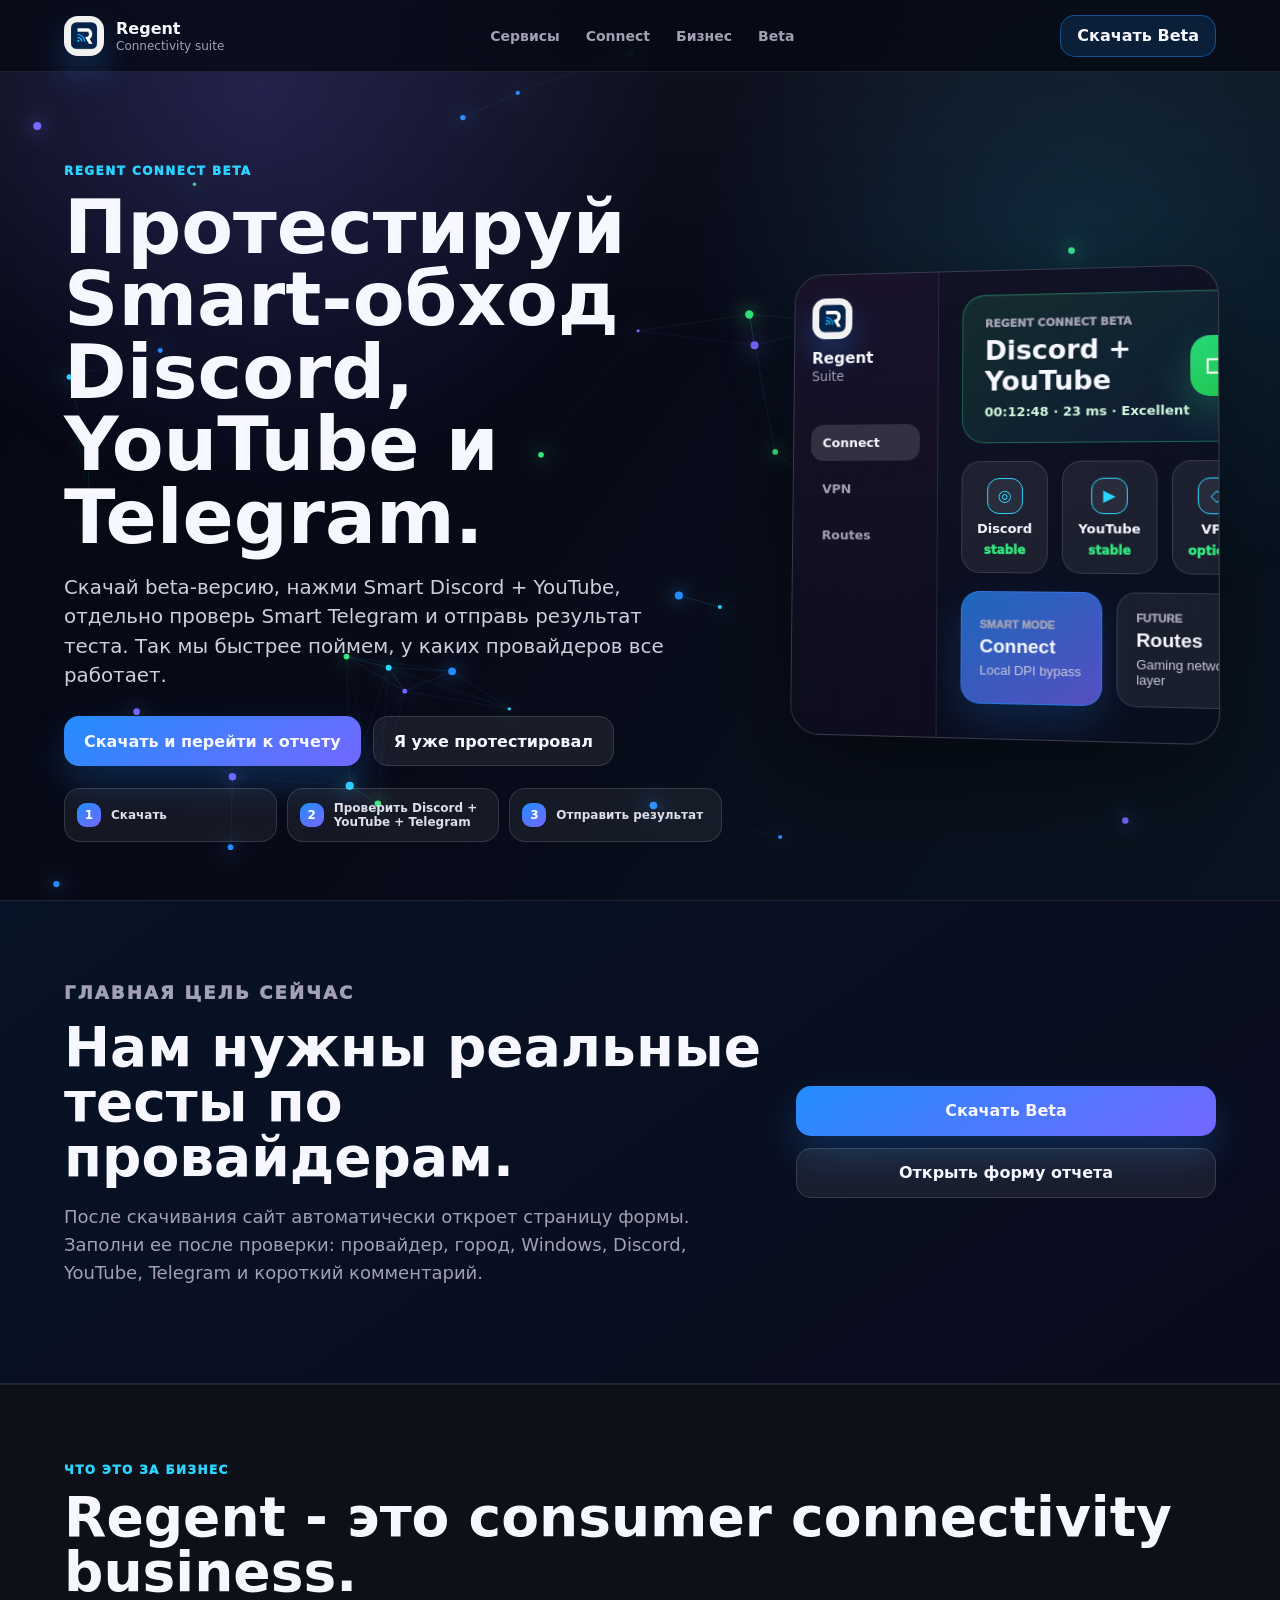
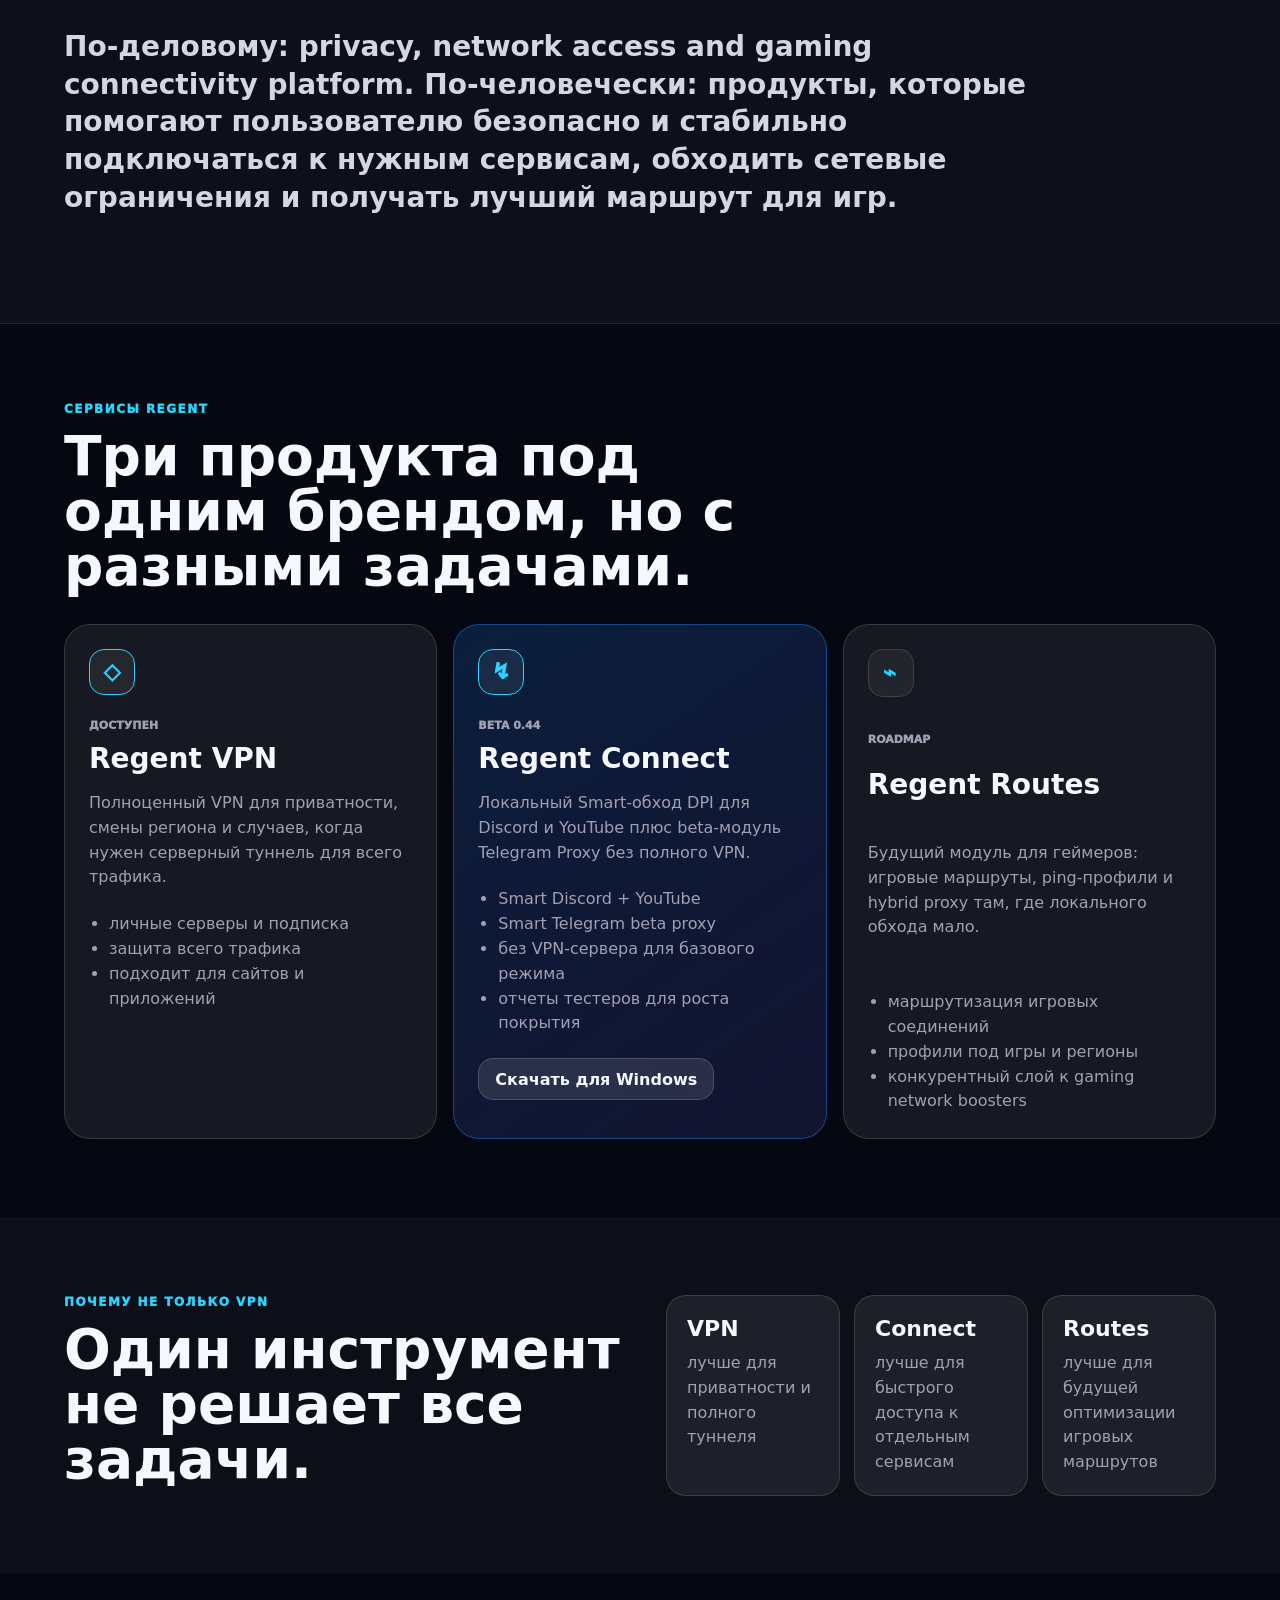
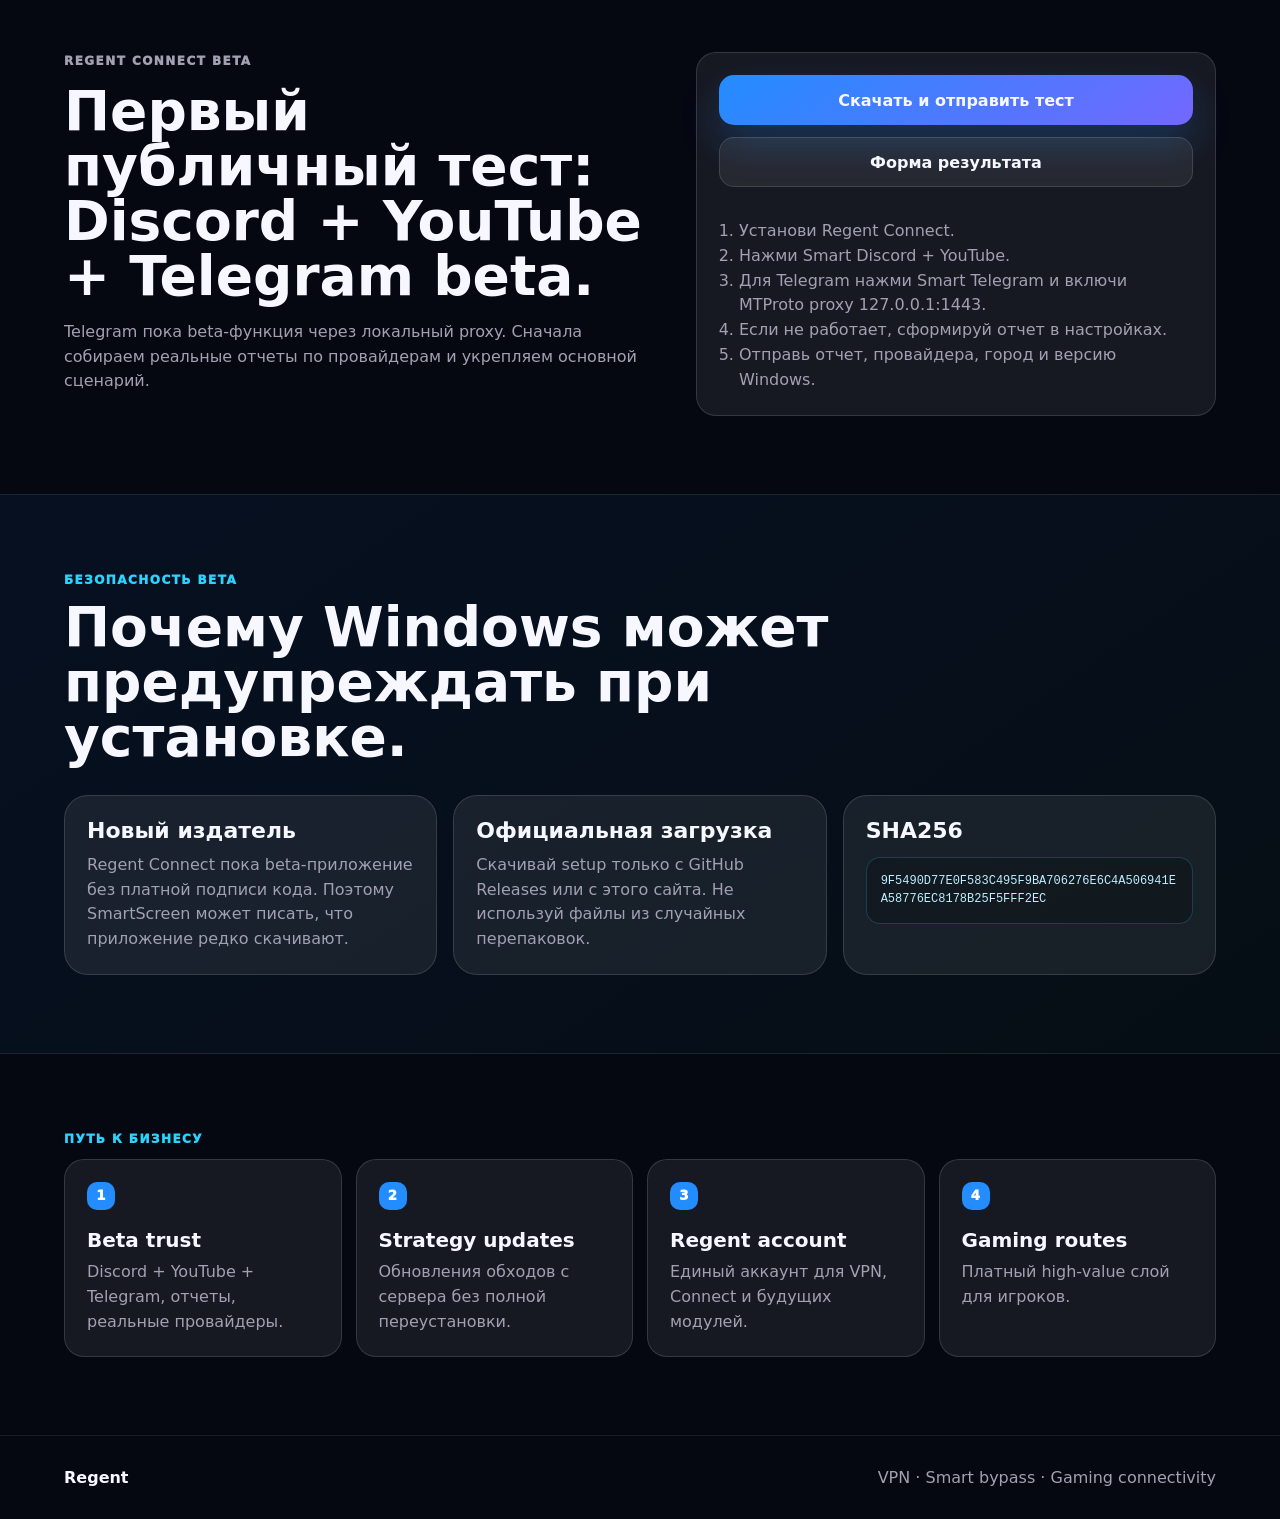
<file: index.html>
﻿<!doctype html>
<html lang="ru">
<head>
  <meta charset="utf-8">
  <meta name="viewport" content="width=device-width, initial-scale=1">
  <title>Regent - VPN, Connect and gaming routes</title>
  <meta name="description" content="Regent is a connectivity brand: VPN, local smart bypass for Discord and YouTube, and future gaming routes.">
  <link rel="icon" href="assets/brand/favicon.ico">
  <link rel="apple-touch-icon" href="assets/brand/regent-connect-icon.png">
  <link rel="stylesheet" href="styles.css">
</head>
<body>
  <canvas id="network-canvas" aria-hidden="true"></canvas>

  <header class="nav-shell">
    <a class="brand" href="#top" aria-label="Regent">
      <span class="brand-mark image"><img src="assets/brand/regent-connect-icon.png" alt=""></span>
      <span><b>Regent</b><small>Connectivity suite</small></span>
    </a>
    <nav>
      <a href="#products">Сервисы</a>
      <a href="#connect">Connect</a>
      <a href="#business">Бизнес</a>
      <a href="beta.html">Beta</a>
    </nav>
    <a class="nav-action" href="https://github.com/skylerthecreatator/regent-connect/releases/download/beta-0.36/RegentConnect-Setup-x64.exe" data-download-report>Скачать Beta</a>
  </header>

  <main id="top">
    <section class="hero">
      <div class="hero-copy">
        <p class="eyebrow">Regent Connect beta</p>
        <h1>Протестируй Smart-обход Discord, YouTube и Telegram.</h1>
        <p class="lead">Скачай beta-версию, нажми Smart Discord + YouTube, отдельно проверь Smart Telegram и отправь результат теста. Так мы быстрее поймем, у каких провайдеров все работает.</p>
        <div class="hero-actions">
          <a class="button primary" href="https://github.com/skylerthecreatator/regent-connect/releases/download/beta-0.36/RegentConnect-Setup-x64.exe" data-download-report>Скачать и перейти к отчету</a>
          <a class="button secondary" href="beta.html#send-result">Я уже протестировал</a>
        </div>
        <div class="beta-flow">
          <span><b>1</b>Скачать</span>
          <span><b>2</b>Проверить Discord + YouTube + Telegram</span>
          <span><b>3</b>Отправить результат</span>
        </div>
      </div>

      <section class="product-window" aria-label="Regent app preview">
        <aside>
          <span class="app-logo image"><img src="assets/brand/regent-connect-icon.png" alt=""></span>
          <b>Regent</b>
          <small>Suite</small>
          <nav>
            <span class="active">Connect</span>
            <span>VPN</span>
            <span>Routes</span>
          </nav>
        </aside>
        <div class="app-preview">
          <div class="status-strip">
            <div>
              <small>Regent Connect beta</small>
              <strong>Discord + YouTube</strong>
              <span>00:12:48 · 23 ms · Excellent</span>
            </div>
            <button aria-label="Stop preview">□</button>
          </div>
          <div class="service-row">
            <article><span>◎</span><b>Discord</b><small>stable</small></article>
            <article><span>▶</span><b>YouTube</b><small>stable</small></article>
            <article><span>◇</span><b>VPN</b><small>optional</small></article>
          </div>
          <div class="smart-row">
            <button class="selected"><small>Smart mode</small><b>Connect</b><span>Local DPI bypass</span></button>
            <button><small>Future</small><b>Routes</b><span>Gaming network layer</span></button>
          </div>
        </div>
      </section>
    </section>

    <section class="beta-focus" id="beta-test">
      <div>
        <p class="eyebrow">Главная цель сейчас</p>
        <h2>Нам нужны реальные тесты по провайдерам.</h2>
        <p>После скачивания сайт автоматически откроет страницу формы. Заполни ее после проверки: провайдер, город, Windows, Discord, YouTube, Telegram и короткий комментарий.</p>
      </div>
      <div class="beta-focus-actions">
        <a class="button primary" href="https://github.com/skylerthecreatator/regent-connect/releases/download/beta-0.36/RegentConnect-Setup-x64.exe" data-download-report>Скачать Beta</a>
        <a class="button secondary" href="beta.html#send-result">Открыть форму отчета</a>
      </div>
    </section>

    <section class="definition" id="business">
      <p class="eyebrow">Что это за бизнес</p>
      <h2>Regent - это consumer connectivity business.</h2>
      <p>По-деловому: privacy, network access and gaming connectivity platform. По-человечески: продукты, которые помогают пользователю безопасно и стабильно подключаться к нужным сервисам, обходить сетевые ограничения и получать лучший маршрут для игр.</p>
    </section>

    <section class="products" id="products">
      <div class="section-head">
        <p class="eyebrow">Сервисы Regent</p>
        <h2>Три продукта под одним брендом, но с разными задачами.</h2>
      </div>

      <div class="product-grid">
        <article class="product-card vpn">
          <span class="icon">◇</span>
          <small>Доступен</small>
          <h3>Regent VPN</h3>
          <p>Полноценный VPN для приватности, смены региона и случаев, когда нужен серверный туннель для всего трафика.</p>
          <ul>
            <li>личные серверы и подписка</li>
            <li>защита всего трафика</li>
            <li>подходит для сайтов и приложений</li>
          </ul>
        </article>

        <article class="product-card connect" id="connect">
          <span class="icon">↯</span>
          <small>Beta 0.44</small>
          <h3>Regent Connect</h3>
          <p>Локальный Smart-обход DPI для Discord и YouTube плюс beta-модуль Telegram Proxy без полного VPN.</p>
          <ul>
            <li>Smart Discord + YouTube</li>
            <li>Smart Telegram beta proxy</li>
            <li>без VPN-сервера для базового режима</li>
            <li>отчеты тестеров для роста покрытия</li>
          </ul>
          <a class="mini-button" href="https://github.com/skylerthecreatator/regent-connect/releases/download/beta-0.36/RegentConnect-Setup-x64.exe" data-download-report>Скачать для Windows</a>
        </article>

        <article class="product-card routes">
          <span class="icon">⌁</span>
          <small>Roadmap</small>
          <h3>Regent Routes</h3>
          <p>Будущий модуль для геймеров: игровые маршруты, ping-профили и hybrid proxy там, где локального обхода мало.</p>
          <ul>
            <li>маршрутизация игровых соединений</li>
            <li>профили под игры и регионы</li>
            <li>конкурентный слой к gaming network boosters</li>
          </ul>
        </article>
      </div>
    </section>

    <section class="why">
      <div>
        <p class="eyebrow">Почему не только VPN</p>
        <h2>Один инструмент не решает все задачи.</h2>
      </div>
      <div class="why-grid">
        <article><b>VPN</b><span>лучше для приватности и полного туннеля</span></article>
        <article><b>Connect</b><span>лучше для быстрого доступа к отдельным сервисам</span></article>
        <article><b>Routes</b><span>лучше для будущей оптимизации игровых маршрутов</span></article>
      </div>
    </section>

    <section class="beta" id="beta">
      <div class="beta-copy">
        <p class="eyebrow">Regent Connect beta</p>
        <h2>Первый публичный тест: Discord + YouTube + Telegram beta.</h2>
        <p>Telegram пока beta-функция через локальный proxy. Сначала собираем реальные отчеты по провайдерам и укрепляем основной сценарий.</p>
      </div>
      <div class="beta-panel">
        <a class="button primary" href="https://github.com/skylerthecreatator/regent-connect/releases/download/beta-0.36/RegentConnect-Setup-x64.exe" data-download-report>Скачать и отправить тест</a>
        <a class="button secondary" href="beta.html#send-result">Форма результата</a>
        <ol>
          <li>Установи Regent Connect.</li>
          <li>Нажми Smart Discord + YouTube.</li>
          <li>Для Telegram нажми Smart Telegram и включи MTProto proxy 127.0.0.1:1443.</li>
          <li>Если не работает, сформируй отчет в настройках.</li>
          <li>Отправь отчет, провайдера, город и версию Windows.</li>
        </ol>
      </div>
    </section>

    <section class="trust" id="trust">
      <div class="section-head">
        <p class="eyebrow">Безопасность beta</p>
        <h2>Почему Windows может предупреждать при установке.</h2>
      </div>
      <div class="trust-grid">
        <article>
          <b>Новый издатель</b>
          <span>Regent Connect пока beta-приложение без платной подписи кода. Поэтому SmartScreen может писать, что приложение редко скачивают.</span>
        </article>
        <article>
          <b>Официальная загрузка</b>
          <span>Скачивай setup только с GitHub Releases или с этого сайта. Не используй файлы из случайных перепаковок.</span>
        </article>
        <article>
          <b>SHA256</b>
          <code>9F5490D77E0F583C495F9BA706276E6C4A506941EA58776EC8178B25F5FFF2EC</code>
        </article>
      </div>
    </section>

    <section class="roadmap">
      <p class="eyebrow">Путь к бизнесу</p>
      <div class="steps">
        <article><small>1</small><b>Beta trust</b><span>Discord + YouTube + Telegram, отчеты, реальные провайдеры.</span></article>
        <article><small>2</small><b>Strategy updates</b><span>Обновления обходов с сервера без полной переустановки.</span></article>
        <article><small>3</small><b>Regent account</b><span>Единый аккаунт для VPN, Connect и будущих модулей.</span></article>
        <article><small>4</small><b>Gaming routes</b><span>Платный high-value слой для игроков.</span></article>
      </div>
    </section>
  </main>

  <footer>
    <b>Regent</b>
    <span>VPN · Smart bypass · Gaming connectivity</span>
  </footer>

  <script src="site.js"></script>
</body>
</html>
</file>
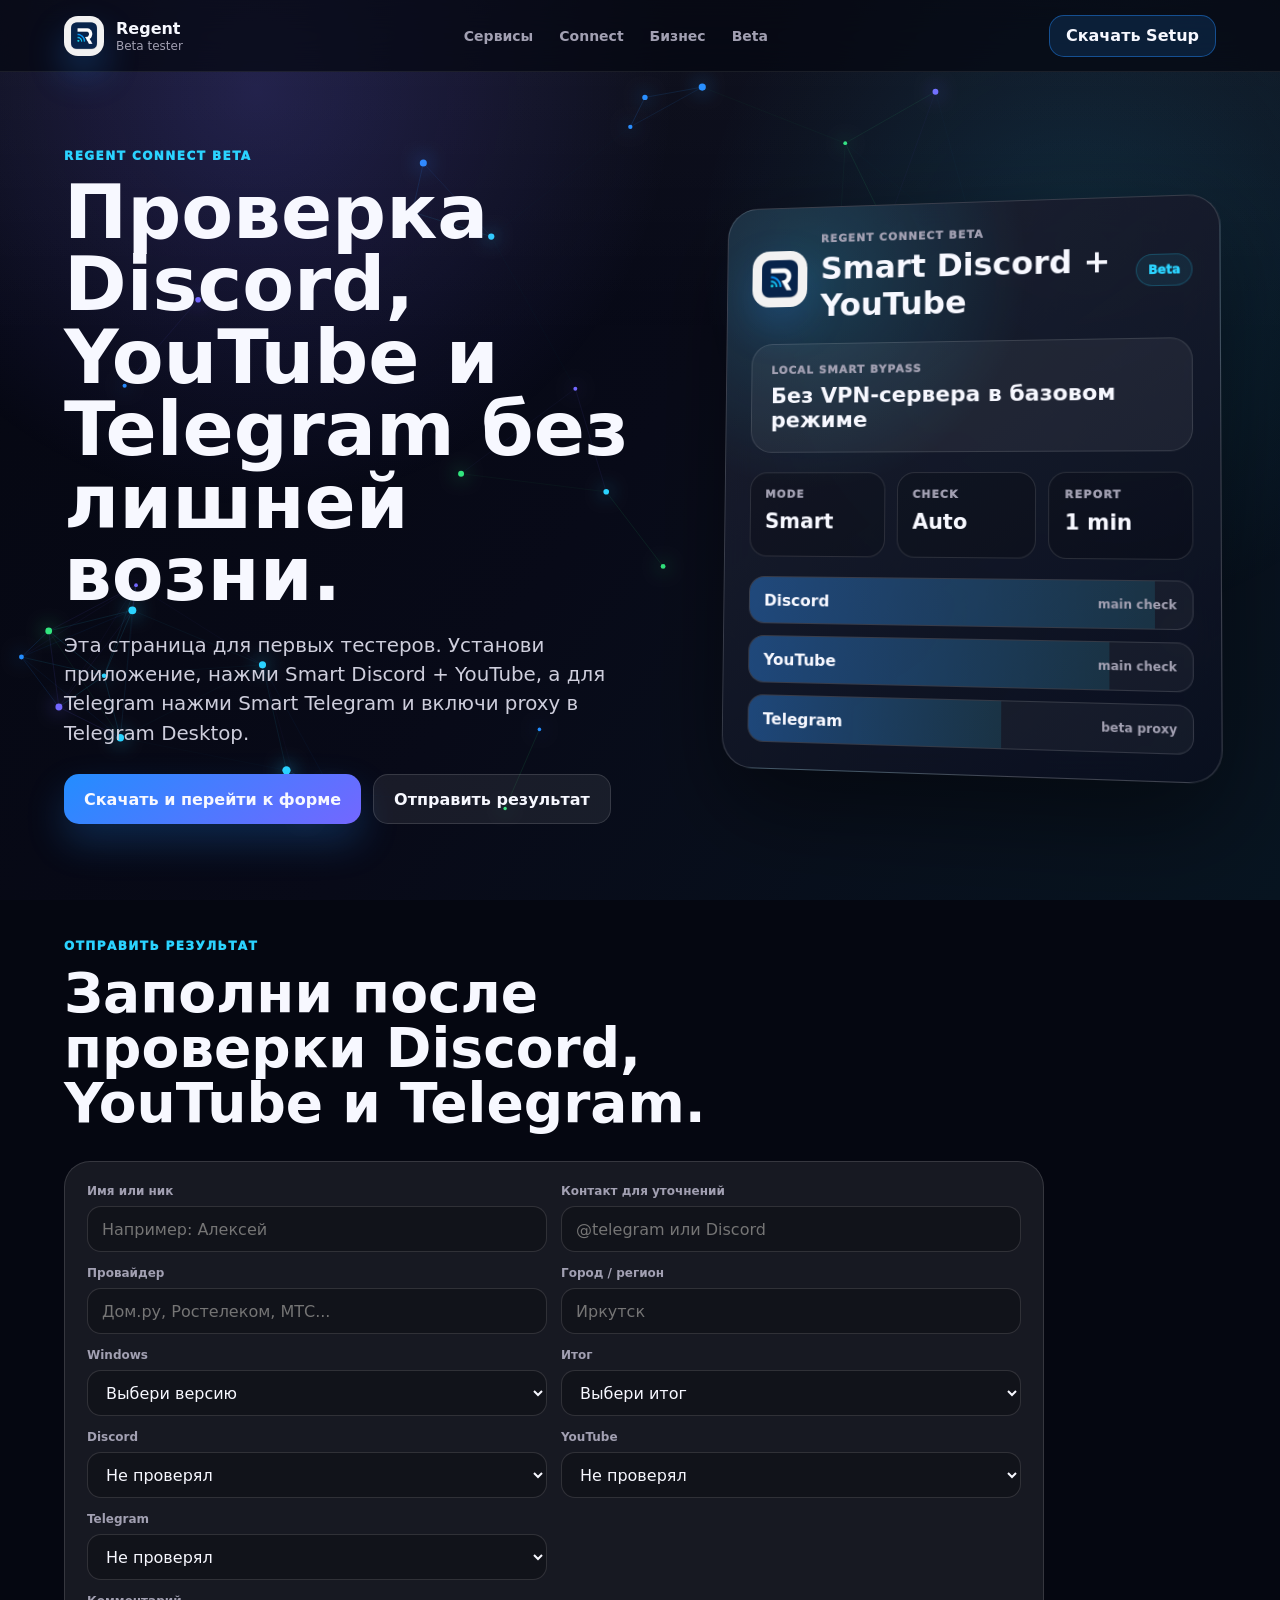
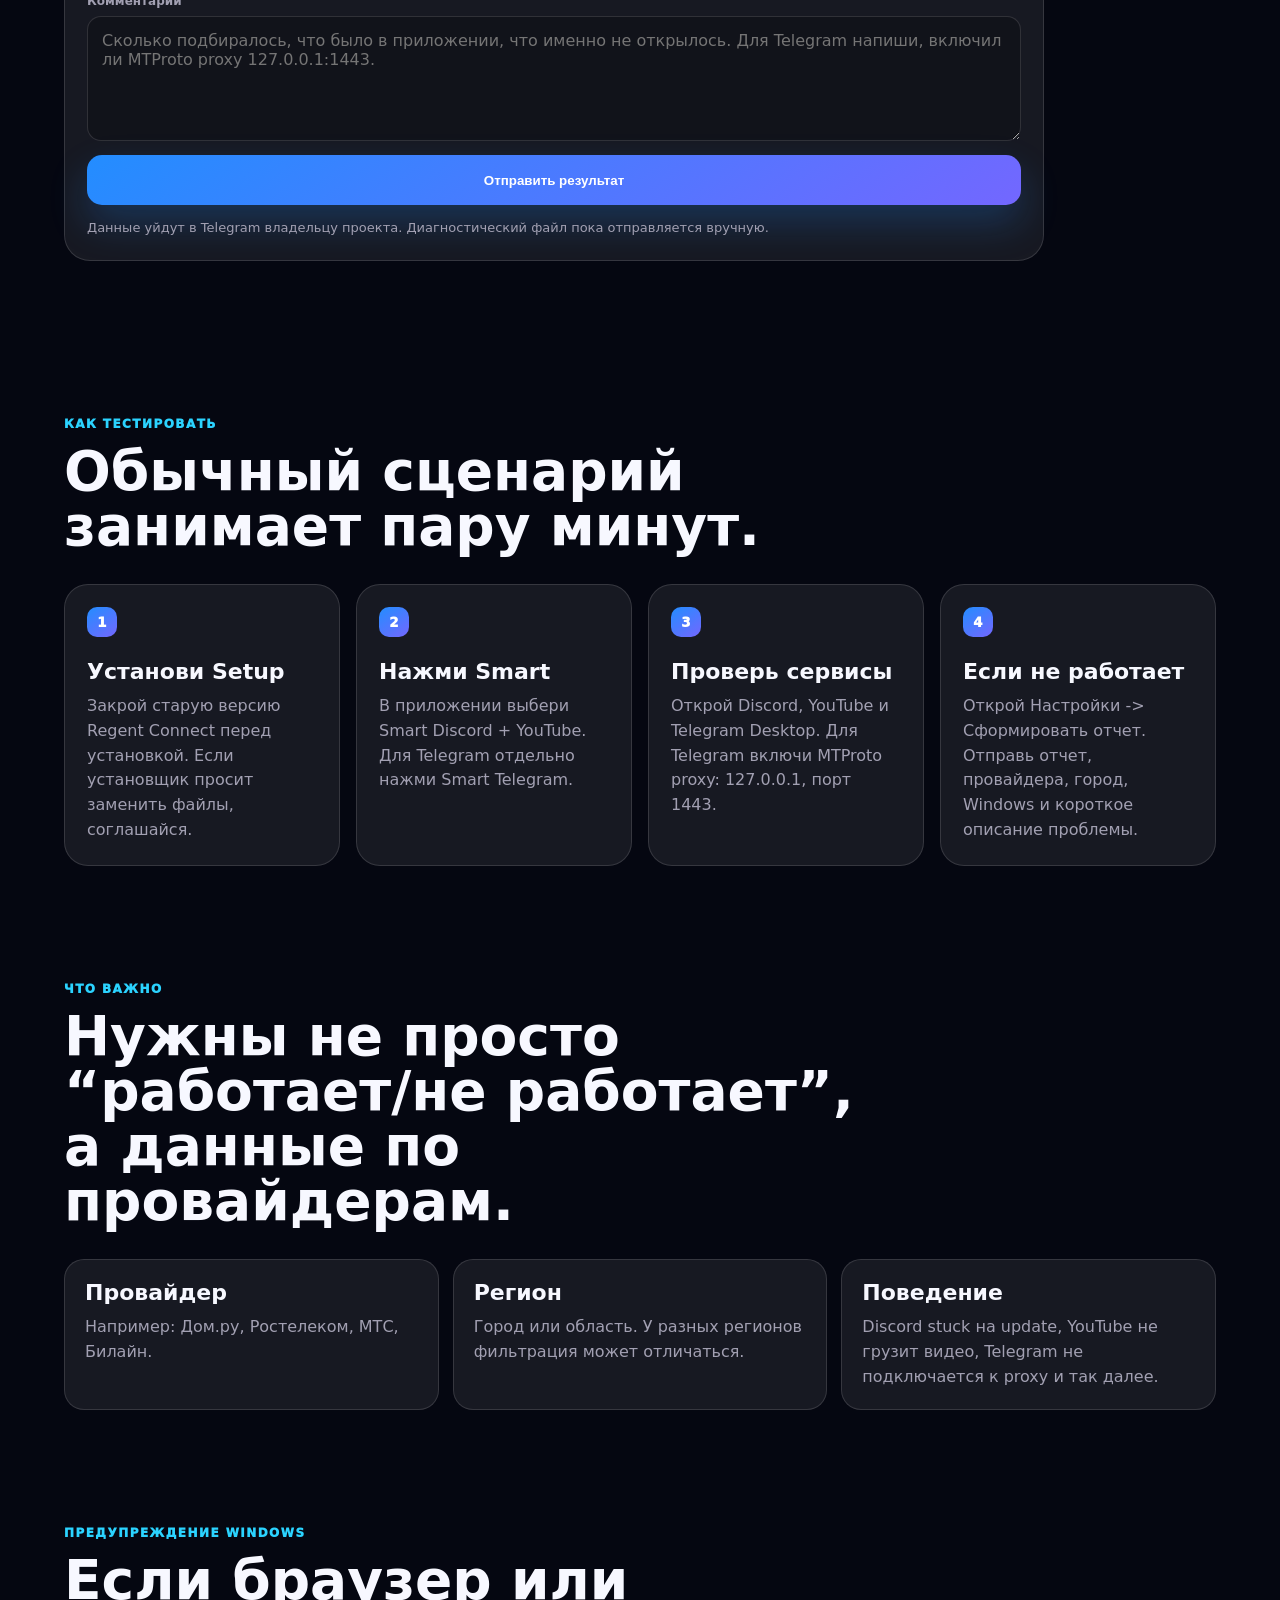
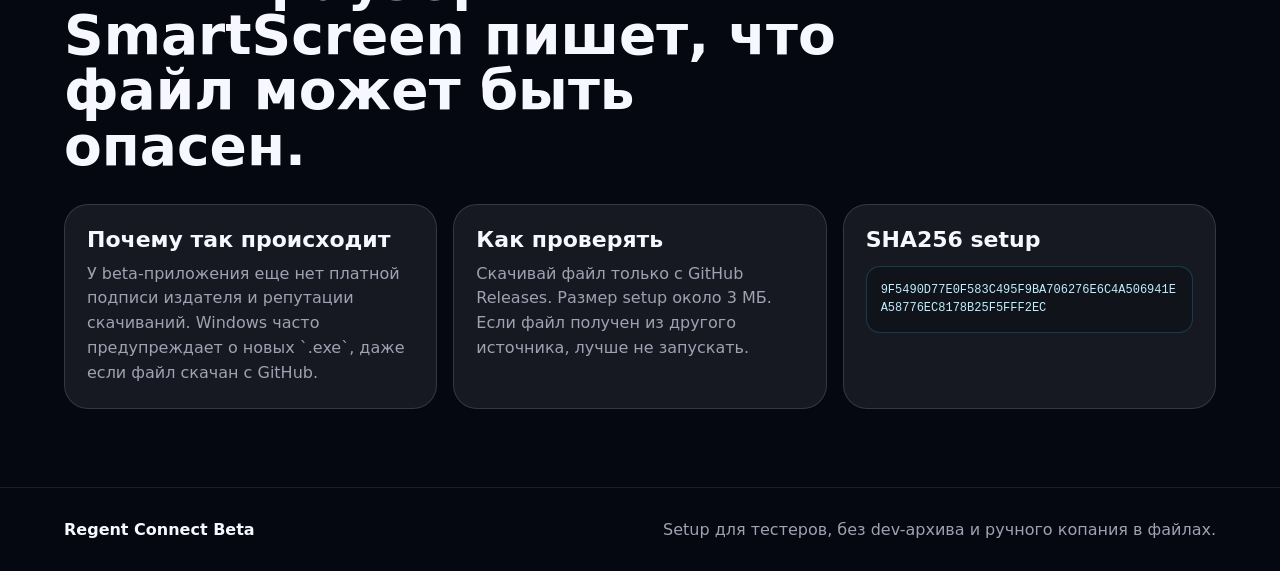
<file: beta.html>
﻿<!doctype html>
<html lang="ru">
<head>
  <meta charset="utf-8">
  <meta name="viewport" content="width=device-width, initial-scale=1">
  <title>Regent Connect Beta - инструкция тестера</title>
  <meta name="description" content="Как протестировать Regent Connect Beta и отправить отчет, если Discord, YouTube или Telegram не заработали.">
  <link rel="icon" href="assets/brand/favicon.ico">
  <link rel="apple-touch-icon" href="assets/brand/regent-connect-icon.png">
  <link rel="stylesheet" href="styles.css">
</head>
<body class="tester-page">
  <canvas id="network-canvas" aria-hidden="true"></canvas>

  <header class="nav-shell">
    <a class="brand" href="index.html" aria-label="Regent">
      <span class="brand-mark image"><img src="assets/brand/regent-connect-icon.png" alt=""></span>
      <span><b>Regent</b><small>Beta tester</small></span>
    </a>
    <nav>
      <a href="index.html#products">Сервисы</a>
      <a href="index.html#connect">Connect</a>
      <a href="index.html#business">Бизнес</a>
      <a href="beta.html">Beta</a>
    </nav>
    <a class="nav-action" href="https://github.com/skylerthecreatator/regent-connect/releases/download/beta-0.36/RegentConnect-Setup-x64.exe" data-download-report>Скачать Setup</a>
  </header>

  <main>
    <section class="tester-hero">
      <div>
        <p class="eyebrow">Regent Connect Beta</p>
        <h1>Проверка Discord, YouTube и Telegram без лишней возни.</h1>
        <p class="lead">Эта страница для первых тестеров. Установи приложение, нажми Smart Discord + YouTube, а для Telegram нажми Smart Telegram и включи proxy в Telegram Desktop.</p>
        <div class="hero-actions">
          <a class="button primary" href="https://github.com/skylerthecreatator/regent-connect/releases/download/beta-0.36/RegentConnect-Setup-x64.exe" data-download-report>Скачать и перейти к форме</a>
          <a class="button secondary" href="#send-result">Отправить результат</a>
        </div>
      </div>

      <section class="beta-preview-panel" aria-label="Regent Connect preview">
        <div class="preview-head">
          <img src="assets/brand/regent-connect-icon.png" alt="">
          <div>
            <small>Regent Connect beta</small>
            <strong>Smart Discord + YouTube</strong>
          </div>
          <span>Beta</span>
        </div>
        <div class="preview-status">
          <small>Local smart bypass</small>
          <b>Без VPN-сервера в базовом режиме</b>
        </div>
        <div class="preview-metrics">
          <article><small>Mode</small><b>Smart</b></article>
          <article><small>Check</small><b>Auto</b></article>
          <article><small>Report</small><b>1 min</b></article>
        </div>
        <div class="preview-routes">
          <div style="--w: 92%"><b>Discord</b><span>main check</span></div>
          <div style="--w: 82%"><b>YouTube</b><span>main check</span></div>
          <div style="--w: 58%"><b>Telegram</b><span>beta proxy</span></div>
        </div>
      </section>
    </section>

    <section class="tester-section compact" id="send-result">
      <div class="section-head">
        <p class="eyebrow">Отправить результат</p>
        <h2>Заполни после проверки Discord, YouTube и Telegram.</h2>
      </div>
      <form class="report-form" id="beta-report-form">
        <label>
          <span>Имя или ник</span>
          <input name="name" autocomplete="name" placeholder="Например: Алексей">
        </label>
        <label>
          <span>Контакт для уточнений</span>
          <input name="contact" autocomplete="off" placeholder="@telegram или Discord">
        </label>
        <label>
          <span>Провайдер</span>
          <input name="provider" required placeholder="Дом.ру, Ростелеком, МТС...">
        </label>
        <label>
          <span>Город / регион</span>
          <input name="city" required placeholder="Иркутск">
        </label>
        <label>
          <span>Windows</span>
          <select name="windows" required>
            <option value="">Выбери версию</option>
            <option>Windows 11</option>
            <option>Windows 10</option>
            <option>Другое / не знаю</option>
          </select>
        </label>
        <label>
          <span>Итог</span>
          <select name="result" required>
            <option value="">Выбери итог</option>
            <option>Все заработало</option>
            <option>Заработало не с первого раза</option>
            <option>Работает только Discord</option>
            <option>Работает только YouTube</option>
            <option>Работает только Telegram</option>
            <option>Discord + YouTube работают, Telegram нет</option>
            <option>Telegram работает, Discord/YouTube нет</option>
            <option>Не заработало</option>
            <option>Не удалось установить</option>
          </select>
        </label>
        <label>
          <span>Discord</span>
          <select name="discord">
            <option>Не проверял</option>
            <option>Работает</option>
            <option>Не работает</option>
            <option>Долго подключается</option>
          </select>
        </label>
        <label>
          <span>YouTube</span>
          <select name="youtube">
            <option>Не проверял</option>
            <option>Работает</option>
            <option>Не работает</option>
            <option>Глючит качество / 4K</option>
          </select>
        </label>
        <label>
          <span>Telegram</span>
          <select name="telegram">
            <option>Не проверял</option>
            <option>Работает через Smart Telegram</option>
            <option>Proxy запустился, но Telegram не работает</option>
            <option>Не смог включить proxy в Telegram</option>
            <option>Smart Telegram не запускается</option>
          </select>
        </label>
        <label class="wide">
          <span>Комментарий</span>
          <textarea name="details" rows="5" placeholder="Сколько подбиралось, что было в приложении, что именно не открылось. Для Telegram напиши, включил ли MTProto proxy 127.0.0.1:1443."></textarea>
        </label>
        <button class="button primary" type="submit">Отправить результат</button>
        <p class="form-status" id="report-form-status">Данные уйдут в Telegram владельцу проекта. Диагностический файл пока отправляется вручную.</p>
      </form>
    </section>

    <section class="tester-section">
      <div class="section-head">
        <p class="eyebrow">Как тестировать</p>
        <h2>Обычный сценарий занимает пару минут.</h2>
      </div>

      <div class="tester-grid">
        <article>
          <small>1</small>
          <b>Установи Setup</b>
          <span>Закрой старую версию Regent Connect перед установкой. Если установщик просит заменить файлы, соглашайся.</span>
        </article>
        <article>
          <small>2</small>
          <b>Нажми Smart</b>
          <span>В приложении выбери Smart Discord + YouTube. Для Telegram отдельно нажми Smart Telegram.</span>
        </article>
        <article>
          <small>3</small>
          <b>Проверь сервисы</b>
          <span>Открой Discord, YouTube и Telegram Desktop. Для Telegram включи MTProto proxy: 127.0.0.1, порт 1443.</span>
        </article>
        <article id="report">
          <small>4</small>
          <b>Если не работает</b>
          <span>Открой Настройки -> Сформировать отчет. Отправь отчет, провайдера, город, Windows и короткое описание проблемы.</span>
        </article>
      </div>
    </section>

    <section class="tester-section compact">
      <div class="section-head">
        <p class="eyebrow">Что важно</p>
        <h2>Нужны не просто “работает/не работает”, а данные по провайдерам.</h2>
      </div>
      <div class="why-grid">
        <article><b>Провайдер</b><span>Например: Дом.ру, Ростелеком, МТС, Билайн.</span></article>
        <article><b>Регион</b><span>Город или область. У разных регионов фильтрация может отличаться.</span></article>
        <article><b>Поведение</b><span>Discord stuck на update, YouTube не грузит видео, Telegram не подключается к proxy и так далее.</span></article>
      </div>
    </section>

    <section class="tester-section compact" id="safety">
      <div class="section-head">
        <p class="eyebrow">Предупреждение Windows</p>
        <h2>Если браузер или SmartScreen пишет, что файл может быть опасен.</h2>
      </div>
      <div class="trust-grid">
        <article>
          <b>Почему так происходит</b>
          <span>У beta-приложения еще нет платной подписи издателя и репутации скачиваний. Windows часто предупреждает о новых `.exe`, даже если файл скачан с GitHub.</span>
        </article>
        <article>
          <b>Как проверять</b>
          <span>Скачивай файл только с GitHub Releases. Размер setup около 3 МБ. Если файл получен из другого источника, лучше не запускать.</span>
        </article>
        <article>
          <b>SHA256 setup</b>
          <code>9F5490D77E0F583C495F9BA706276E6C4A506941EA58776EC8178B25F5FFF2EC</code>
        </article>
      </div>
    </section>
  </main>

  <footer>
    <b>Regent Connect Beta</b>
    <span>Setup для тестеров, без dev-архива и ручного копания в файлах.</span>
  </footer>

  <script src="site.js"></script>
</body>
</html>
</file>
<file: styles.css>
:root {
  --bg: #050711;
  --shell: rgba(8, 10, 24, .78);
  --panel: rgba(255, 255, 255, .075);
  --panel-strong: rgba(255, 255, 255, .115);
  --line: rgba(255, 255, 255, .13);
  --text: #f7f8ff;
  --muted: #a2a0b2;
  --faint: #6d687c;
  --blue: #238dff;
  --cyan: #2bd3ff;
  --green: #32e57e;
  --violet: #7367ff;
  --orange: #ffad2f;
  color-scheme: dark;
}

* { box-sizing: border-box; }

html { scroll-behavior: smooth; }

body {
  margin: 0;
  min-height: 100vh;
  overflow-x: hidden;
  font-family: Inter, "Segoe UI", system-ui, -apple-system, BlinkMacSystemFont, sans-serif;
  color: var(--text);
  background: var(--bg);
}

#network-canvas {
  position: fixed;
  inset: 0;
  z-index: -2;
  width: 100%;
  height: 100%;
  background: #050711;
}

body::before {
  content: "";
  position: fixed;
  inset: 0;
  z-index: -1;
  background:
    radial-gradient(circle at 20% 10%, rgba(115, 103, 255, .22), transparent 32%),
    radial-gradient(circle at 84% 28%, rgba(43, 211, 255, .13), transparent 30%),
    linear-gradient(180deg, rgba(255,255,255,.04), transparent 38%);
  pointer-events: none;
}

a { color: inherit; text-decoration: none; }

.nav-shell {
  position: sticky;
  top: 0;
  z-index: 20;
  height: 72px;
  padding: 0 clamp(18px, 5vw, 70px);
  display: flex;
  align-items: center;
  justify-content: space-between;
  gap: 22px;
  border-bottom: 1px solid rgba(255,255,255,.08);
  background: rgba(5, 7, 17, .72);
  backdrop-filter: blur(18px);
}

.brand {
  display: inline-flex;
  align-items: center;
  gap: 12px;
}

.brand-mark {
  width: 40px;
  height: 40px;
  display: grid;
  place-items: center;
  border-radius: 14px;
  background: linear-gradient(145deg, var(--violet), var(--blue));
  box-shadow: 0 18px 36px rgba(35,141,255,.28);
  font-weight: 950;
}

.brand-mark.image {
  overflow: hidden;
  background: transparent;
}

.brand-mark.image img,
.app-logo.image img {
  width: 100%;
  height: 100%;
  display: block;
  object-fit: cover;
}

.brand small {
  display: block;
  margin-top: 1px;
  color: var(--muted);
  font-size: 12px;
}

.nav-shell nav {
  display: flex;
  gap: 26px;
  color: var(--muted);
  font-size: 14px;
  font-weight: 800;
}

.nav-shell nav a:hover { color: var(--text); }

.nav-action,
.button,
.mini-button {
  min-height: 42px;
  display: inline-flex;
  align-items: center;
  justify-content: center;
  border-radius: 15px;
  font-weight: 900;
  transition: transform .16s ease, background .16s ease, border-color .16s ease;
}

.nav-action {
  padding: 0 16px;
  border: 1px solid rgba(35,141,255,.45);
  background: rgba(35,141,255,.14);
}

.button {
  min-height: 50px;
  padding: 0 20px;
}

.button:hover,
.mini-button:hover,
.nav-action:hover { transform: translateY(-1px); }

.primary {
  background: linear-gradient(145deg, var(--blue), var(--violet));
  box-shadow: 0 18px 38px rgba(35,141,255,.23);
}

.secondary {
  border: 1px solid var(--line);
  background: rgba(255,255,255,.07);
}

.hero {
  min-height: calc(100vh - 72px);
  padding: clamp(30px, 4.8vw, 58px) clamp(18px, 5vw, 76px) 24px;
  display: grid;
  grid-template-columns: minmax(330px, 690px) minmax(430px, 1fr);
  align-items: center;
  gap: clamp(34px, 5vw, 76px);
}

.tester-hero {
  min-height: calc(100vh - 72px);
  padding: clamp(46px, 6vw, 86px) clamp(18px, 5vw, 76px);
  display: grid;
  grid-template-columns: minmax(330px, 740px) minmax(320px, 500px);
  align-items: center;
  gap: clamp(34px, 5vw, 74px);
}

.eyebrow {
  margin: 0 0 13px;
  color: var(--cyan);
  text-transform: uppercase;
  letter-spacing: .12em;
  font-size: 12px;
  font-weight: 950;
}

h1,
h2,
h3,
p { letter-spacing: 0; }

h1 {
  margin: 0;
  max-width: 700px;
  font-size: clamp(44px, 5.9vw, 82px);
  line-height: .96;
}

.hero-wordmark {
  width: min(430px, 74vw);
  height: auto;
  display: block;
  margin: 0 0 18px;
  filter: drop-shadow(0 18px 38px rgba(35, 141, 255, .12));
}

.hero-wordmark.tester {
  width: min(390px, 76vw);
}

h2 {
  margin: 0;
  font-size: clamp(32px, 4.3vw, 62px);
  line-height: 1;
}

.lead {
  max-width: 620px;
  margin: 20px 0 0;
  color: #cecedc;
  font-size: clamp(17px, 1.55vw, 21px);
  line-height: 1.48;
}

.hero-actions {
  margin-top: 26px;
  display: flex;
  flex-wrap: wrap;
  gap: 12px;
}

.beta-flow {
  margin-top: 22px;
  display: grid;
  grid-template-columns: repeat(3, minmax(0, 1fr));
  gap: 10px;
  max-width: 680px;
}

.beta-flow span {
  min-height: 54px;
  padding: 10px 12px;
  display: flex;
  align-items: center;
  gap: 10px;
  border: 1px solid var(--line);
  border-radius: 16px;
  color: #deddea;
  background: rgba(255,255,255,.06);
  font-size: 12px;
  font-weight: 850;
}

.beta-flow b {
  width: 24px;
  height: 24px;
  flex: 0 0 auto;
  display: grid;
  place-items: center;
  border-radius: 9px;
  color: white;
  background: linear-gradient(145deg, var(--blue), var(--violet));
  font-size: 12px;
}

.signal-card {
  min-height: 438px;
  padding: 24px;
  display: grid;
  align-content: space-between;
  gap: 22px;
  border: 1px solid rgba(255,255,255,.16);
  border-radius: 30px;
  background: linear-gradient(145deg, rgba(255,255,255,.11), rgba(255,255,255,.045));
  box-shadow: 0 34px 90px rgba(0,0,0,.38);
  backdrop-filter: blur(14px);
}

.tester-card {
  min-height: 430px;
  padding: 28px;
  display: grid;
  align-content: space-between;
  gap: 24px;
  border: 1px solid rgba(255,255,255,.17);
  border-radius: 30px;
  background: linear-gradient(145deg, rgba(255,255,255,.12), rgba(255,255,255,.045));
  box-shadow: 0 34px 90px rgba(0,0,0,.38);
  backdrop-filter: blur(14px);
  transform: perspective(980px) rotateY(-6deg) rotateX(2deg);
}

.beta-preview-panel {
  min-height: 470px;
  padding: 26px;
  display: grid;
  align-content: space-between;
  gap: 20px;
  border: 1px solid rgba(255,255,255,.18);
  border-radius: 32px;
  background:
    radial-gradient(circle at 18% 12%, rgba(43, 211, 255, .18), transparent 34%),
    linear-gradient(145deg, rgba(28, 32, 48, .94), rgba(9, 14, 30, .88));
  box-shadow: 0 38px 96px rgba(0,0,0,.45);
  backdrop-filter: blur(16px);
  transform: perspective(1050px) rotateY(-7deg) rotateX(2deg);
  transform-origin: center;
}

.preview-head {
  display: grid;
  grid-template-columns: 58px 1fr auto;
  align-items: center;
  gap: 14px;
}

.preview-head img {
  width: 58px;
  height: 58px;
  border-radius: 18px;
  object-fit: cover;
  box-shadow: 0 18px 44px rgba(35, 141, 255, .22);
}

.preview-head small,
.preview-status small,
.preview-metrics small {
  display: block;
  color: var(--muted);
  text-transform: uppercase;
  letter-spacing: .1em;
  font-size: 11px;
  font-weight: 950;
}

.preview-head strong {
  display: block;
  margin-top: 5px;
  font-size: clamp(22px, 2.5vw, 32px);
}

.preview-head > span {
  padding: 8px 11px;
  border: 1px solid rgba(43, 211, 255, .22);
  border-radius: 999px;
  color: var(--cyan);
  background: rgba(43, 211, 255, .08);
  font-size: 12px;
  font-weight: 950;
}

.preview-status {
  padding: 20px;
  border: 1px solid rgba(255,255,255,.12);
  border-radius: 22px;
  background: rgba(255,255,255,.055);
}

.preview-status b {
  display: block;
  margin-top: 7px;
  font-size: 22px;
}

.preview-metrics {
  display: grid;
  grid-template-columns: repeat(3, minmax(0, 1fr));
  gap: 12px;
}

.preview-metrics article {
  min-height: 86px;
  padding: 15px;
  border: 1px solid rgba(255,255,255,.12);
  border-radius: 18px;
  background: rgba(0,0,0,.18);
}

.preview-metrics b {
  display: block;
  margin-top: 9px;
  font-size: 21px;
}

.preview-routes {
  display: grid;
  gap: 12px;
}

.preview-routes div {
  position: relative;
  overflow: hidden;
  min-height: 48px;
  padding: 0 15px;
  display: flex;
  align-items: center;
  justify-content: space-between;
  border: 1px solid rgba(255,255,255,.13);
  border-radius: 16px;
  background: rgba(255,255,255,.045);
}

.preview-routes div::before {
  content: "";
  position: absolute;
  inset: 0 auto 0 0;
  width: var(--w);
  background: linear-gradient(90deg, rgba(35,141,255,.36), rgba(43,211,255,.12));
}

.preview-routes b,
.preview-routes span {
  position: relative;
  z-index: 1;
}

.preview-routes span {
  color: var(--muted);
  font-size: 12px;
  font-weight: 900;
}

.tester-card small {
  color: var(--muted);
  text-transform: uppercase;
  letter-spacing: .12em;
  font-size: 11px;
  font-weight: 950;
}

.tester-card strong {
  display: block;
  font-size: clamp(28px, 3vw, 42px);
  line-height: 1;
}

.tester-card span {
  color: #d7d7e4;
  line-height: 1.55;
}

.tester-status {
  display: grid;
  gap: 12px;
}

.tester-status b,
.tester-status i {
  position: relative;
  z-index: 1;
}

.tester-status b {
  min-height: 46px;
  padding: 0 14px;
  display: flex;
  align-items: center;
  border: 1px solid rgba(50,229,126,.22);
  border-radius: 15px 15px 4px 4px;
  background: linear-gradient(90deg, rgba(35,141,255,.36), rgba(50,229,126,.12));
}

.tester-status i {
  margin: -12px 0 0;
  padding: 10px 14px 12px;
  color: var(--muted);
  border: 1px solid rgba(255,255,255,.1);
  border-top: 0;
  border-radius: 0 0 15px 15px;
  background: rgba(0,0,0,.16);
  font-size: 12px;
  font-style: normal;
  font-weight: 850;
}

.card-top {
  display: flex;
  align-items: center;
  gap: 14px;
}

.pulse {
  width: 54px;
  height: 54px;
  border-radius: 18px;
  background: linear-gradient(145deg, var(--green), #19be52);
  box-shadow: 0 16px 42px rgba(50,229,126,.28);
  position: relative;
}

.pulse::after {
  content: "";
  position: absolute;
  inset: 17px;
  border: 2px solid white;
  border-radius: 4px;
}

.card-top small,
.metrics small,
.product-card small {
  display: block;
  color: var(--muted);
  text-transform: uppercase;
  font-size: 11px;
  font-weight: 950;
}

.card-top b {
  display: block;
  margin-top: 4px;
  font-size: 24px;
}

.metrics {
  display: grid;
  grid-template-columns: repeat(3, 1fr);
  gap: 12px;
}

.metrics article {
  min-height: 86px;
  padding: 16px;
  border: 1px solid var(--line);
  border-radius: 18px;
  background: rgba(0,0,0,.16);
}

.metrics b {
  display: block;
  margin-top: 8px;
  font-size: 22px;
}

.routes {
  display: grid;
  gap: 12px;
}

.routes span {
  position: relative;
  overflow: hidden;
  min-height: 48px;
  padding: 0 14px;
  display: flex;
  align-items: center;
  justify-content: space-between;
  border: 1px solid var(--line);
  border-radius: 15px;
  background: rgba(255,255,255,.05);
}

.routes span::before {
  content: "";
  position: absolute;
  inset: 0 auto 0 0;
  width: var(--w);
  background: linear-gradient(90deg, rgba(35,141,255,.34), rgba(43,211,255,.11));
}

.routes b,
.routes i {
  position: relative;
  z-index: 1;
}

.routes i {
  color: var(--muted);
  font-style: normal;
  font-size: 12px;
  font-weight: 900;
}

.product-window {
  min-height: 470px;
  display: grid;
  grid-template-columns: 150px minmax(0, 1fr);
  overflow: hidden;
  border: 1px solid rgba(255,255,255,.18);
  border-radius: 30px;
  background: linear-gradient(145deg, rgba(18, 17, 35, .92), rgba(8, 13, 29, .86));
  box-shadow: 0 38px 96px rgba(0,0,0,.45);
  backdrop-filter: blur(16px);
  transform: perspective(1100px) rotateY(-7deg) rotateX(2deg);
  transform-origin: center;
}

.product-window aside {
  padding: 24px 18px;
  border-right: 1px solid rgba(255,255,255,.1);
  background: linear-gradient(180deg, rgba(26, 18, 43, .78), rgba(12, 12, 28, .82));
}

.app-logo {
  width: 42px;
  height: 42px;
  display: grid;
  place-items: center;
  border-radius: 14px;
  background: linear-gradient(145deg, var(--violet), var(--blue));
  box-shadow: 0 17px 34px rgba(35,141,255,.3);
  font-weight: 950;
}

.app-logo.image {
  overflow: hidden;
  background: transparent;
}

.product-window aside b,
.product-window aside small {
  display: block;
  margin-top: 10px;
}

.product-window aside small {
  margin-top: 2px;
  color: var(--muted);
}

.product-window aside nav {
  margin-top: 42px;
  display: grid;
  gap: 10px;
}

.product-window aside nav span {
  padding: 11px 12px;
  border-radius: 13px;
  color: var(--muted);
  font-size: 13px;
  font-weight: 850;
}

.product-window aside nav .active {
  color: var(--text);
  background: rgba(255,255,255,.13);
}

.app-preview {
  padding: 24px;
  display: grid;
  align-content: start;
  gap: 18px;
}

.status-strip {
  min-height: 112px;
  padding: 22px;
  display: flex;
  align-items: center;
  justify-content: space-between;
  border: 1px solid rgba(50,229,126,.34);
  border-radius: 23px;
  background: linear-gradient(145deg, rgba(50,229,126,.12), rgba(35,141,255,.08));
  box-shadow: inset 0 1px 0 rgba(255,255,255,.06);
}

.status-strip small,
.smart-row small {
  display: block;
  color: var(--muted);
  text-transform: uppercase;
  font-size: 11px;
  font-weight: 950;
}

.status-strip strong {
  display: block;
  margin: 5px 0;
  font-size: clamp(20px, 2.1vw, 27px);
}

.status-strip span {
  color: #d1f8df;
  font-size: 13px;
  font-weight: 850;
}

.status-strip button {
  width: 60px;
  height: 60px;
  border: 0;
  border-radius: 19px;
  color: white;
  background: linear-gradient(145deg, #28d879, #1fc44d);
  box-shadow: 0 17px 40px rgba(50,229,126,.28);
  font-size: 24px;
  font-weight: 950;
}

.service-row,
.smart-row {
  display: grid;
  gap: 14px;
}

.service-row {
  grid-template-columns: repeat(3, 1fr);
}

.service-row article,
.smart-row button {
  border: 1px solid var(--line);
  border-radius: 19px;
  background: rgba(255,255,255,.065);
}

.service-row article {
  min-height: 112px;
  padding: 15px;
  display: grid;
  justify-items: center;
  align-content: center;
  gap: 7px;
  text-align: center;
}

.service-row span {
  width: 36px;
  height: 36px;
  display: grid;
  place-items: center;
  border: 1px solid currentColor;
  border-radius: 12px;
  color: var(--cyan);
  background: rgba(255,255,255,.055);
}

.service-row b {
  font-size: 13px;
}

.service-row small {
  color: var(--green);
  font-size: 12px;
  font-weight: 950;
}

.smart-row {
  grid-template-columns: 1fr 1fr;
}

.smart-row button {
  min-height: 92px;
  padding: 18px;
  color: var(--text);
  text-align: left;
}

.smart-row .selected {
  border-color: rgba(35,141,255,.52);
  background: linear-gradient(145deg, rgba(35,141,255,.7), rgba(115,103,255,.72));
  box-shadow: 0 17px 38px rgba(35,141,255,.18);
}

.smart-row b {
  display: block;
  margin: 5px 0;
  font-size: 19px;
}

.smart-row span {
  color: #c9c7d8;
  font-size: 13px;
}

.definition,
.products,
.why,
.beta,
.roadmap,
.trust,
.beta-focus,
.tester-section {
  padding: 78px clamp(18px, 5vw, 76px);
}

.tester-section.compact {
  padding-top: 38px;
}

.tester-grid {
  display: grid;
  grid-template-columns: repeat(4, 1fr);
  gap: 16px;
}

.tester-grid article {
  min-height: 250px;
  padding: 22px;
  border: 1px solid var(--line);
  border-radius: 24px;
  background: var(--panel);
}

.tester-grid small {
  width: 30px;
  height: 30px;
  display: grid;
  place-items: center;
  border-radius: 10px;
  color: white;
  background: linear-gradient(145deg, var(--blue), var(--violet));
  font-weight: 950;
}

.tester-grid b {
  display: block;
  margin: 22px 0 10px;
  font-size: 22px;
}

.tester-grid span {
  color: var(--muted);
  line-height: 1.55;
}

.definition {
  border-top: 1px solid rgba(255,255,255,.09);
  border-bottom: 1px solid rgba(255,255,255,.09);
  background: rgba(255,255,255,.035);
}

.beta-focus {
  display: grid;
  grid-template-columns: minmax(320px, 760px) minmax(260px, 420px);
  gap: 34px;
  align-items: center;
  border-top: 1px solid rgba(255,255,255,.09);
  border-bottom: 1px solid rgba(255,255,255,.09);
  background: linear-gradient(145deg, rgba(35,141,255,.09), rgba(115,103,255,.05));
}

.beta-focus h2 {
  max-width: 780px;
}

.beta-focus p {
  max-width: 720px;
  color: var(--muted);
  font-size: 18px;
  line-height: 1.55;
}

.beta-focus-actions {
  display: grid;
  gap: 12px;
}

.beta-focus-actions .button {
  width: 100%;
}

.definition p:last-child {
  max-width: 980px;
  color: #d6d6e2;
  font-size: clamp(18px, 2.2vw, 28px);
  line-height: 1.35;
  font-weight: 820;
}

.section-head {
  max-width: 790px;
  margin-bottom: 30px;
}

.product-grid {
  display: grid;
  grid-template-columns: repeat(3, 1fr);
  gap: 16px;
}

.product-card {
  min-height: 430px;
  padding: 24px;
  border: 1px solid var(--line);
  border-radius: 26px;
  background: var(--panel);
}

.product-card.connect {
  border-color: rgba(35,141,255,.42);
  background: linear-gradient(145deg, rgba(35,141,255,.18), rgba(115,103,255,.13));
}

.icon {
  width: 46px;
  height: 46px;
  margin-bottom: 24px;
  display: grid;
  place-items: center;
  border: 1px solid currentColor;
  border-radius: 15px;
  color: var(--cyan);
  background: rgba(255,255,255,.06);
  font-size: 22px;
  font-weight: 950;
}

.product-card h3 {
  margin: 10px 0 12px;
  font-size: 28px;
}

.product-card p,
.product-card li,
.why-grid span,
.beta-copy p,
.beta-panel li,
.steps span {
  color: var(--muted);
  line-height: 1.55;
}

.product-card ul {
  margin: 22px 0 0;
  padding-left: 20px;
}

.mini-button {
  margin-top: 22px;
  padding: 0 16px;
  background: rgba(255,255,255,.11);
  border: 1px solid rgba(255,255,255,.16);
}

.why {
  display: grid;
  grid-template-columns: minmax(300px, 560px) 1fr;
  gap: 42px;
  align-items: start;
  background: rgba(255,255,255,.03);
}

.why-grid,
.steps {
  display: grid;
  gap: 14px;
}

.why-grid {
  grid-template-columns: repeat(3, 1fr);
}

.why-grid article,
.steps article,
.beta-panel {
  border: 1px solid var(--line);
  border-radius: 20px;
  background: var(--panel);
}

.why-grid article {
  min-height: 150px;
  padding: 20px;
}

.why-grid b {
  display: block;
  margin-bottom: 10px;
  font-size: 22px;
}

.beta {
  display: grid;
  grid-template-columns: minmax(320px, 620px) minmax(320px, 520px);
  gap: 44px;
  align-items: start;
}

.beta-panel {
  padding: 22px;
}

.beta-panel .button {
  width: 100%;
  margin-bottom: 12px;
}

.beta-panel ol {
  margin: 20px 0 0;
  padding-left: 20px;
}

.trust {
  border-top: 1px solid rgba(255,255,255,.09);
  border-bottom: 1px solid rgba(255,255,255,.09);
  background: linear-gradient(145deg, rgba(35,141,255,.07), rgba(50,229,126,.035));
}

.trust-grid {
  display: grid;
  grid-template-columns: repeat(3, 1fr);
  gap: 16px;
}

.trust-grid article {
  min-height: 180px;
  padding: 22px;
  border: 1px solid var(--line);
  border-radius: 24px;
  background: var(--panel);
}

.trust-grid b {
  display: block;
  margin-bottom: 10px;
  font-size: 22px;
}

.trust-grid span {
  color: var(--muted);
  line-height: 1.55;
}

.trust-grid code {
  display: block;
  margin-top: 14px;
  padding: 14px;
  overflow-wrap: anywhere;
  border: 1px solid rgba(43,211,255,.22);
  border-radius: 14px;
  color: #bcefff;
  background: rgba(0,0,0,.22);
  font-family: Consolas, "Cascadia Mono", monospace;
  font-size: 12px;
  line-height: 1.55;
}

.report-form {
  display: grid;
  grid-template-columns: repeat(2, 1fr);
  gap: 14px;
  max-width: 980px;
  padding: 22px;
  border: 1px solid var(--line);
  border-radius: 26px;
  background: var(--panel);
}

.report-form label {
  display: grid;
  gap: 8px;
}

.report-form label.wide,
.report-form button,
.report-form .form-status {
  grid-column: 1 / -1;
}

.report-form label span {
  color: var(--muted);
  font-size: 12px;
  font-weight: 900;
}

.report-form input,
.report-form select,
.report-form textarea {
  width: 100%;
  min-height: 46px;
  border: 1px solid rgba(255,255,255,.13);
  border-radius: 14px;
  outline: none;
  padding: 0 14px;
  color: var(--text);
  background: rgba(0,0,0,.22);
  font: inherit;
}

.report-form textarea {
  min-height: 120px;
  padding: 14px;
  resize: vertical;
}

.report-form input:focus,
.report-form select:focus,
.report-form textarea:focus {
  border-color: rgba(43,211,255,.48);
  box-shadow: 0 0 0 3px rgba(43,211,255,.08);
}

.report-form button {
  border: 0;
  cursor: pointer;
}

.report-form button:disabled {
  cursor: wait;
  opacity: .72;
}

.form-status {
  margin: 0;
  color: var(--muted);
  font-size: 13px;
  line-height: 1.45;
}

.form-status[data-tone="ok"] { color: var(--green); }
.form-status[data-tone="error"] { color: #ff7683; }
.form-status[data-tone="info"] { color: var(--cyan); }

.steps {
  grid-template-columns: repeat(4, 1fr);
}

.steps article {
  min-height: 178px;
  padding: 22px;
}

.steps small {
  width: 28px;
  height: 28px;
  display: grid;
  place-items: center;
  border-radius: 10px;
  color: white;
  background: var(--blue);
  font-weight: 950;
}

.steps b {
  display: block;
  margin: 18px 0 8px;
  font-size: 20px;
}

footer {
  min-height: 84px;
  padding: 0 clamp(18px, 5vw, 76px);
  display: flex;
  align-items: center;
  justify-content: space-between;
  gap: 18px;
  border-top: 1px solid rgba(255,255,255,.09);
  color: var(--muted);
}

footer b { color: var(--text); }

@media (max-width: 1000px) {
  .nav-shell nav { display: none; }
  .hero,
  .tester-hero,
  .beta-focus,
  .why,
  .beta {
    grid-template-columns: 1fr;
  }
  .product-window,
  .beta-preview-panel {
    transform: none;
  }
  .product-grid,
  .why-grid,
  .tester-grid,
  .trust-grid,
  .report-form,
  .steps {
    grid-template-columns: 1fr 1fr;
  }
}

@media (max-width: 640px) {
  .nav-shell {
    height: 64px;
    padding-inline: 14px;
  }
  .nav-action { display: none; }
  .hero {
    min-height: auto;
    padding-top: 48px;
  }
  h1 { font-size: 44px; }
  .signal-card { min-height: 370px; }
  .product-window {
    min-height: auto;
    grid-template-columns: 1fr;
    border-radius: 24px;
  }
  .beta-preview-panel {
    min-height: auto;
    padding: 18px;
    border-radius: 24px;
  }
  .preview-head {
    grid-template-columns: 48px 1fr;
  }
  .preview-head > span {
    display: none;
  }
  .preview-head img {
    width: 48px;
    height: 48px;
    border-radius: 15px;
  }
  .preview-metrics {
    grid-template-columns: 1fr;
  }
  .product-window aside {
    display: none;
  }
  .app-preview {
    padding: 16px;
  }
  .status-strip {
    min-height: 104px;
    padding: 18px;
  }
  .service-row,
  .smart-row {
    grid-template-columns: 1fr;
  }
  .metrics,
  .beta-flow,
  .product-grid,
  .why-grid,
  .tester-grid,
  .trust-grid,
  .report-form,
  .steps {
    grid-template-columns: 1fr;
  }
  footer {
    flex-direction: column;
    align-items: flex-start;
    padding-block: 22px;
  }
}
</file>
